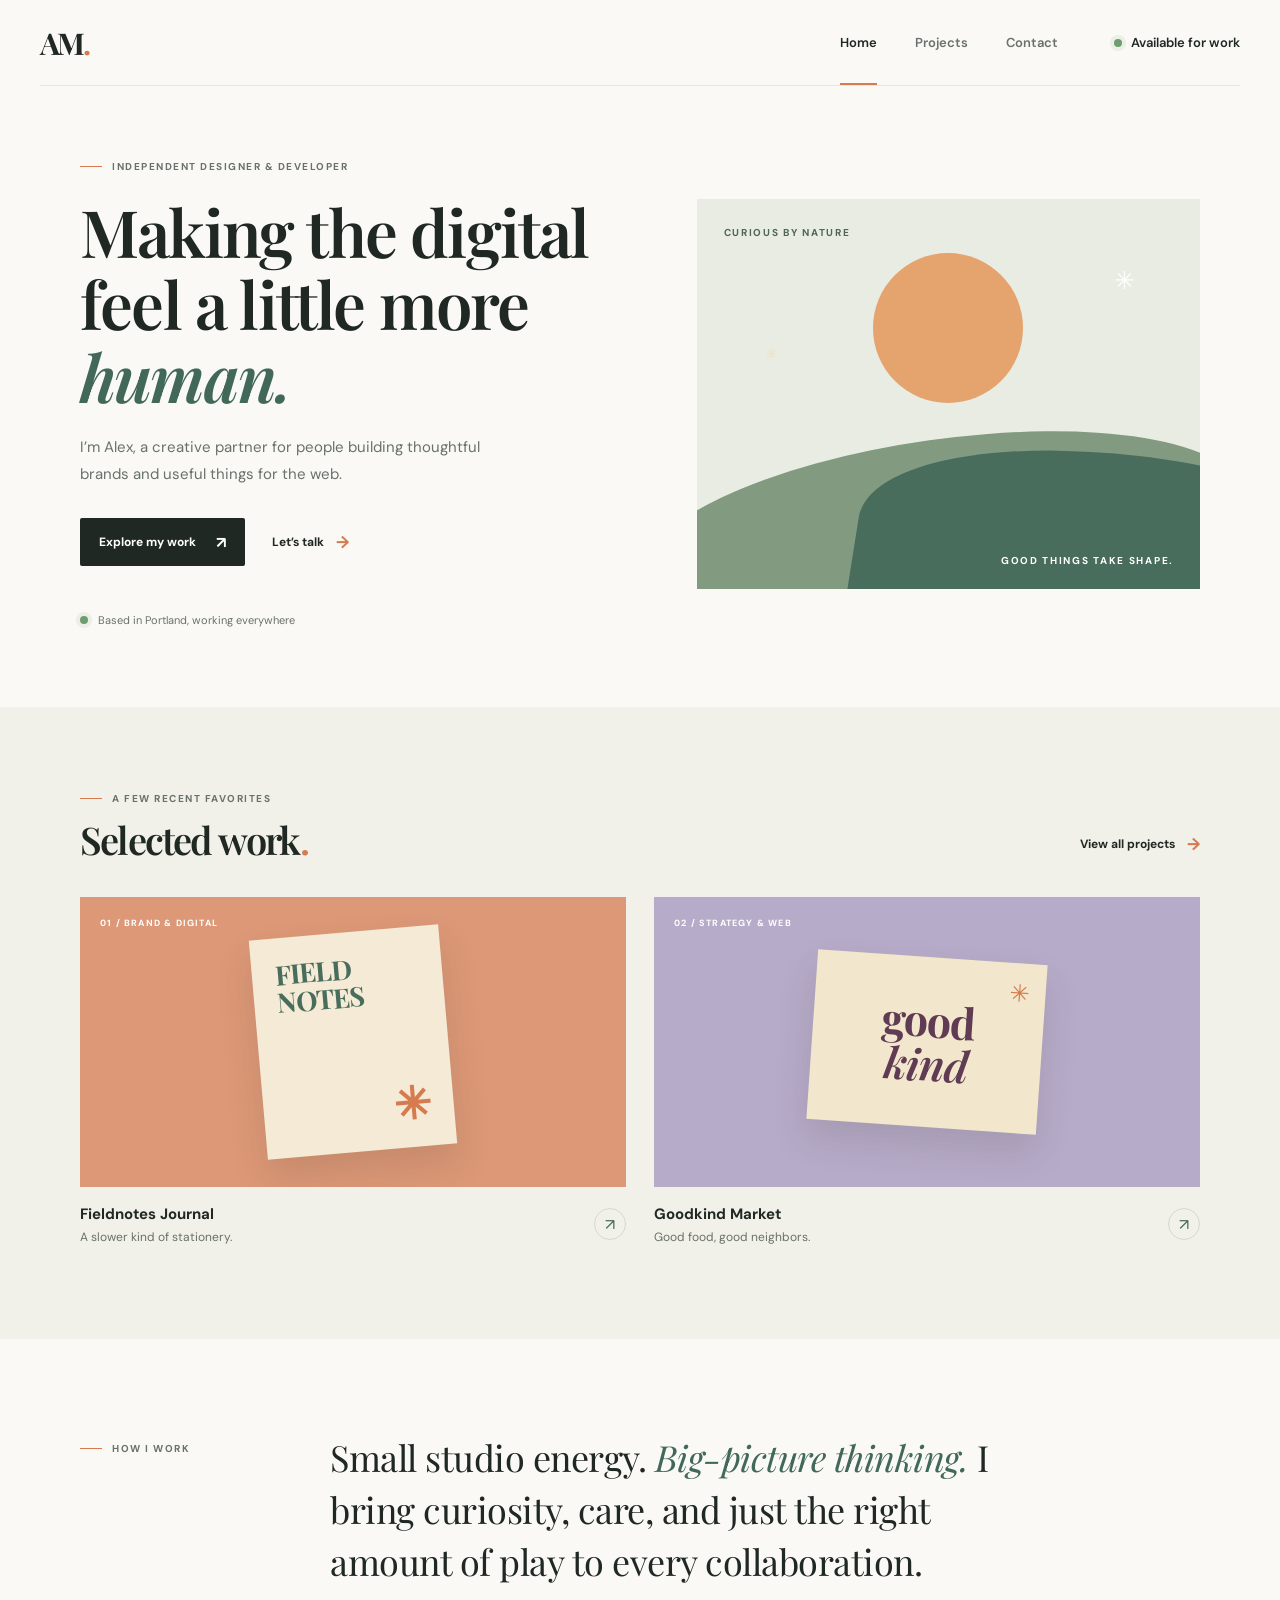
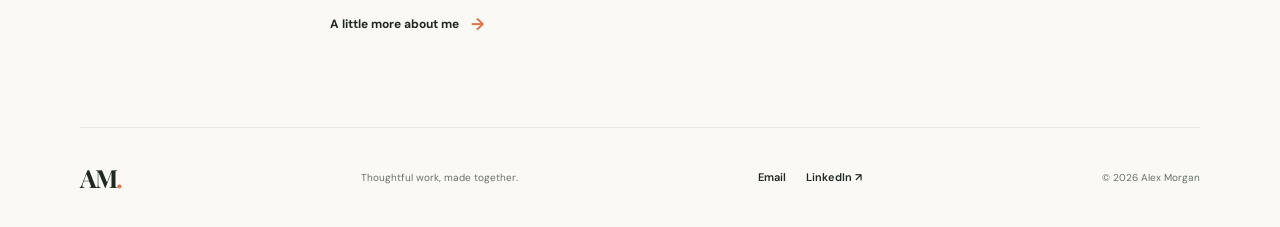
<file: index.html>
<!DOCTYPE html>
<html lang="en">
<head>
  <meta charset="UTF-8">
  <meta name="viewport" content="width=device-width, initial-scale=1.0">
  <meta name="description" content="The portfolio of Alex Morgan, a designer and creative developer.">
  <title>Alex Morgan — Designer & Creative Developer</title>
  <link rel="preconnect" href="https://fonts.googleapis.com">
  <link rel="preconnect" href="https://fonts.gstatic.com" crossorigin>
  <link href="https://fonts.googleapis.com/css2?family=DM+Sans:wght@400;500;600;700&family=Playfair+Display:ital,wght@0,600;0,700;1,600&display=swap" rel="stylesheet">
  <link rel="stylesheet" href="styles.css">
  <script src="script.js" defer></script>
</head>
<body>
  <header class="site-header">
    <a class="wordmark" href="index.html" aria-label="Alex Morgan, home">AM<span>.</span></a>
    <button class="menu-toggle" type="button" aria-expanded="false" aria-controls="site-nav">
      <span class="menu-toggle-label">Menu</span>
      <span class="menu-icon" aria-hidden="true"><span></span><span></span></span>
    </button>
    <nav class="site-nav" id="site-nav" aria-label="Main navigation">
      <a class="active" aria-current="page" href="index.html">Home</a>
      <a href="projects.html">Projects</a>
      <a href="contact.html">Contact</a>
      <a class="nav-availability" href="contact.html"><span class="availability-dot"></span> Available for work</a>
    </nav>
  </header>

  <main>
    <section class="hero page-shell">
      <div class="hero-copy">
        <p class="eyebrow"><span class="eyebrow-line"></span> Independent designer & developer</p>
        <h1>Making the digital<br>feel a little more <em>human.</em></h1>
        <p class="hero-intro">I’m Alex, a creative partner for people building thoughtful brands and useful things for the web.</p>
        <div class="hero-actions">
          <a class="button button-dark" href="projects.html">Explore my work <span aria-hidden="true">↗</span></a>
          <a class="text-link" href="contact.html">Let’s talk <span aria-hidden="true">→</span></a>
        </div>
        <div class="hero-note"><span class="availability-dot"></span> Based in Portland, working everywhere</div>
      </div>
      <div class="hero-art" role="img" aria-label="Abstract illustration of a sun setting over rolling hills">
        <div class="art-sun"></div>
        <div class="art-label art-label-top">Curious by nature</div>
        <div class="art-hill art-hill-back"></div>
        <div class="art-hill art-hill-front"></div>
        <div class="art-spark art-spark-one">✳</div>
        <div class="art-spark art-spark-two">✳</div>
        <div class="art-label art-label-bottom">Good things take shape.</div>
      </div>
    </section>

    <section class="selected-work section-pad">
      <div class="section-heading page-shell">
        <div>
          <p class="eyebrow"><span class="eyebrow-line"></span> A few recent favorites</p>
          <h2>Selected work<span class="accent-dot">.</span></h2>
        </div>
        <a class="text-link" href="projects.html">View all projects <span aria-hidden="true">→</span></a>
      </div>
      <div class="project-grid page-shell">
        <a class="project-card" href="projects.html#fieldnotes">
          <div class="project-image project-image-terracotta">
            <div class="mockup mockup-notes"><span>FIELD<br>NOTES</span><span class="mockup-flower">✳</span></div>
            <span class="image-index">01 / BRAND & DIGITAL</span>
          </div>
          <div class="project-caption"><div><h3>Fieldnotes Journal</h3><p>A slower kind of stationery.</p></div><span class="round-arrow" aria-hidden="true">↗</span></div>
        </a>
        <a class="project-card" href="projects.html#goodkind">
          <div class="project-image project-image-lilac">
            <div class="mockup mockup-goodkind"><span>good<br><i>kind</i></span><span class="mockup-star">✳</span></div>
            <span class="image-index">02 / STRATEGY & WEB</span>
          </div>
          <div class="project-caption"><div><h3>Goodkind Market</h3><p>Good food, good neighbors.</p></div><span class="round-arrow" aria-hidden="true">↗</span></div>
        </a>
      </div>
    </section>

    <section class="about-strip page-shell">
      <p class="eyebrow"><span class="eyebrow-line"></span> How I work</p>
      <p class="about-statement">Small studio energy. <em>Big-picture thinking.</em> I bring curiosity, care, and just the right amount of play to every collaboration.</p>
      <a class="text-link" href="contact.html">A little more about me <span aria-hidden="true">→</span></a>
    </section>
  </main>

  <footer class="site-footer page-shell">
    <a class="wordmark" href="index.html">AM<span>.</span></a>
    <p>Thoughtful work, made together.</p>
    <div class="footer-links"><a href="mailto:hello@example.com">Email</a><a href="https://www.linkedin.com/" target="_blank" rel="noreferrer">LinkedIn ↗</a></div>
    <small>© <span data-year></span> Alex Morgan</small>
  </footer>
</body>
</html>
</file>
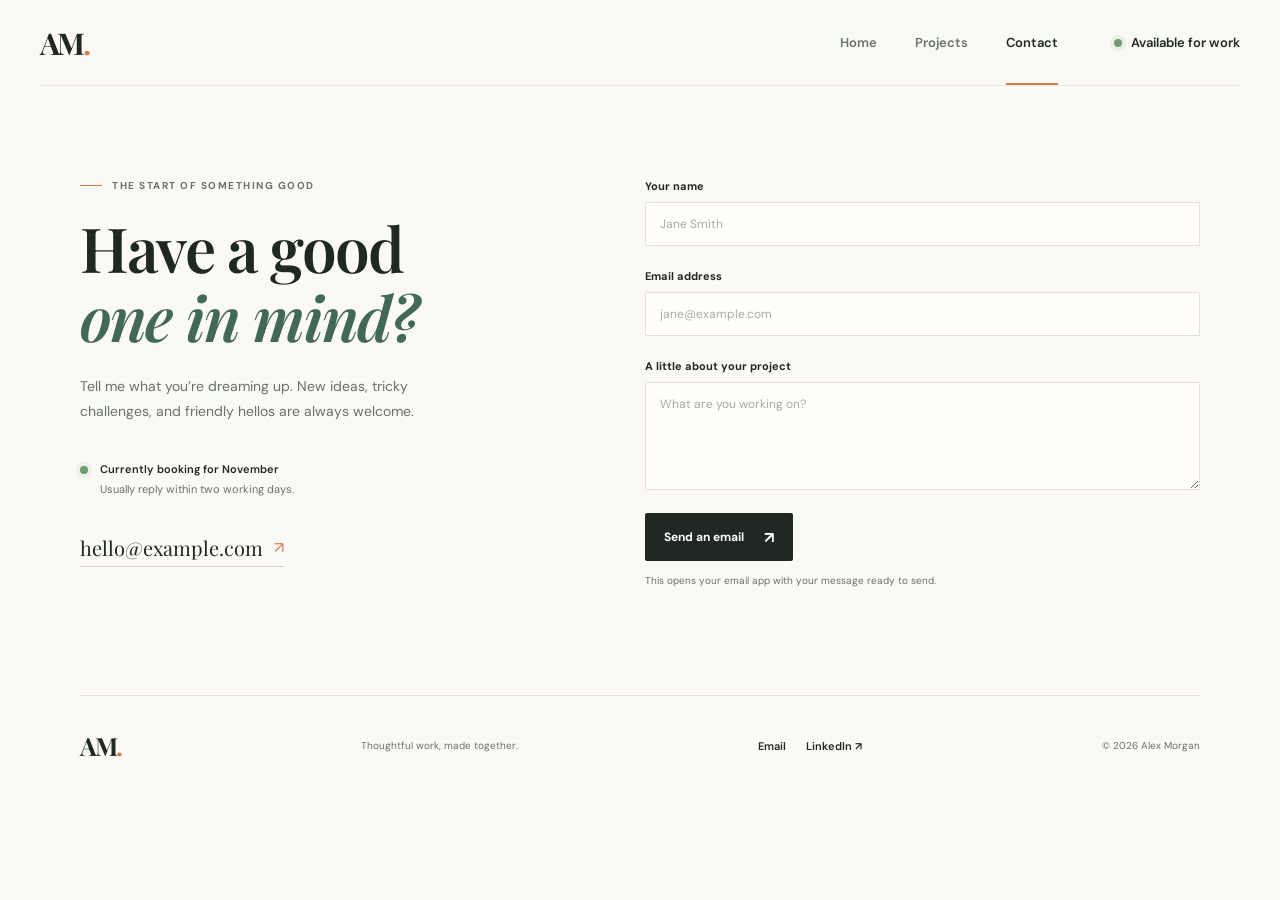
<file: contact.html>
<!DOCTYPE html>
<html lang="en">
<head>
  <meta charset="UTF-8">
  <meta name="viewport" content="width=device-width, initial-scale=1.0">
  <meta name="description" content="Get in touch with Alex Morgan about your next design or web project.">
  <title>Contact — Alex Morgan</title>
  <link rel="preconnect" href="https://fonts.googleapis.com">
  <link rel="preconnect" href="https://fonts.gstatic.com" crossorigin>
  <link href="https://fonts.googleapis.com/css2?family=DM+Sans:wght@400;500;600;700&family=Playfair+Display:ital,wght@0,600;0,700;1,600&display=swap" rel="stylesheet">
  <link rel="stylesheet" href="styles.css">
  <script src="script.js" defer></script>
</head>
<body>
  <header class="site-header">
    <a class="wordmark" href="index.html" aria-label="Alex Morgan, home">AM<span>.</span></a>
    <button class="menu-toggle" type="button" aria-expanded="false" aria-controls="site-nav">
      <span class="menu-toggle-label">Menu</span>
      <span class="menu-icon" aria-hidden="true"><span></span><span></span></span>
    </button>
    <nav class="site-nav" id="site-nav" aria-label="Main navigation">
      <a href="index.html">Home</a>
      <a href="projects.html">Projects</a>
      <a class="active" aria-current="page" href="contact.html">Contact</a>
      <a class="nav-availability" href="contact.html"><span class="availability-dot"></span> Available for work</a>
    </nav>
  </header>

  <main class="contact-main page-shell">
    <section class="contact-intro">
      <p class="eyebrow"><span class="eyebrow-line"></span> The start of something good</p>
      <h1>Have a good<br><em>one in mind?</em></h1>
      <p>Tell me what you’re dreaming up. New ideas, tricky challenges, and friendly hellos are always welcome.</p>
      <div class="contact-note"><span class="availability-dot"></span><div><strong>Currently booking for November</strong><br>Usually reply within two working days.</div></div>
      <a class="contact-email" href="mailto:hello@example.com">hello@example.com <span aria-hidden="true">↗</span></a>
    </section>

    <form class="contact-form" data-contact-form>
      <label for="name">Your name</label>
      <input id="name" name="name" type="text" placeholder="Jane Smith" autocomplete="name" required>
      <label for="email">Email address</label>
      <input id="email" name="email" type="email" placeholder="jane@example.com" autocomplete="email" required>
      <label for="message">A little about your project</label>
      <textarea id="message" name="message" rows="5" placeholder="What are you working on?" required></textarea>
      <button class="button button-dark" type="submit">Send an email <span aria-hidden="true">↗</span></button>
      <p class="form-note" data-form-note aria-live="polite">This opens your email app with your message ready to send.</p>
    </form>
  </main>

  <footer class="site-footer page-shell">
    <a class="wordmark" href="index.html">AM<span>.</span></a>
    <p>Thoughtful work, made together.</p>
    <div class="footer-links"><a href="mailto:hello@example.com">Email</a><a href="https://www.linkedin.com/" target="_blank" rel="noreferrer">LinkedIn ↗</a></div>
    <small>© <span data-year></span> Alex Morgan</small>
  </footer>
</body>
</html>
</file>
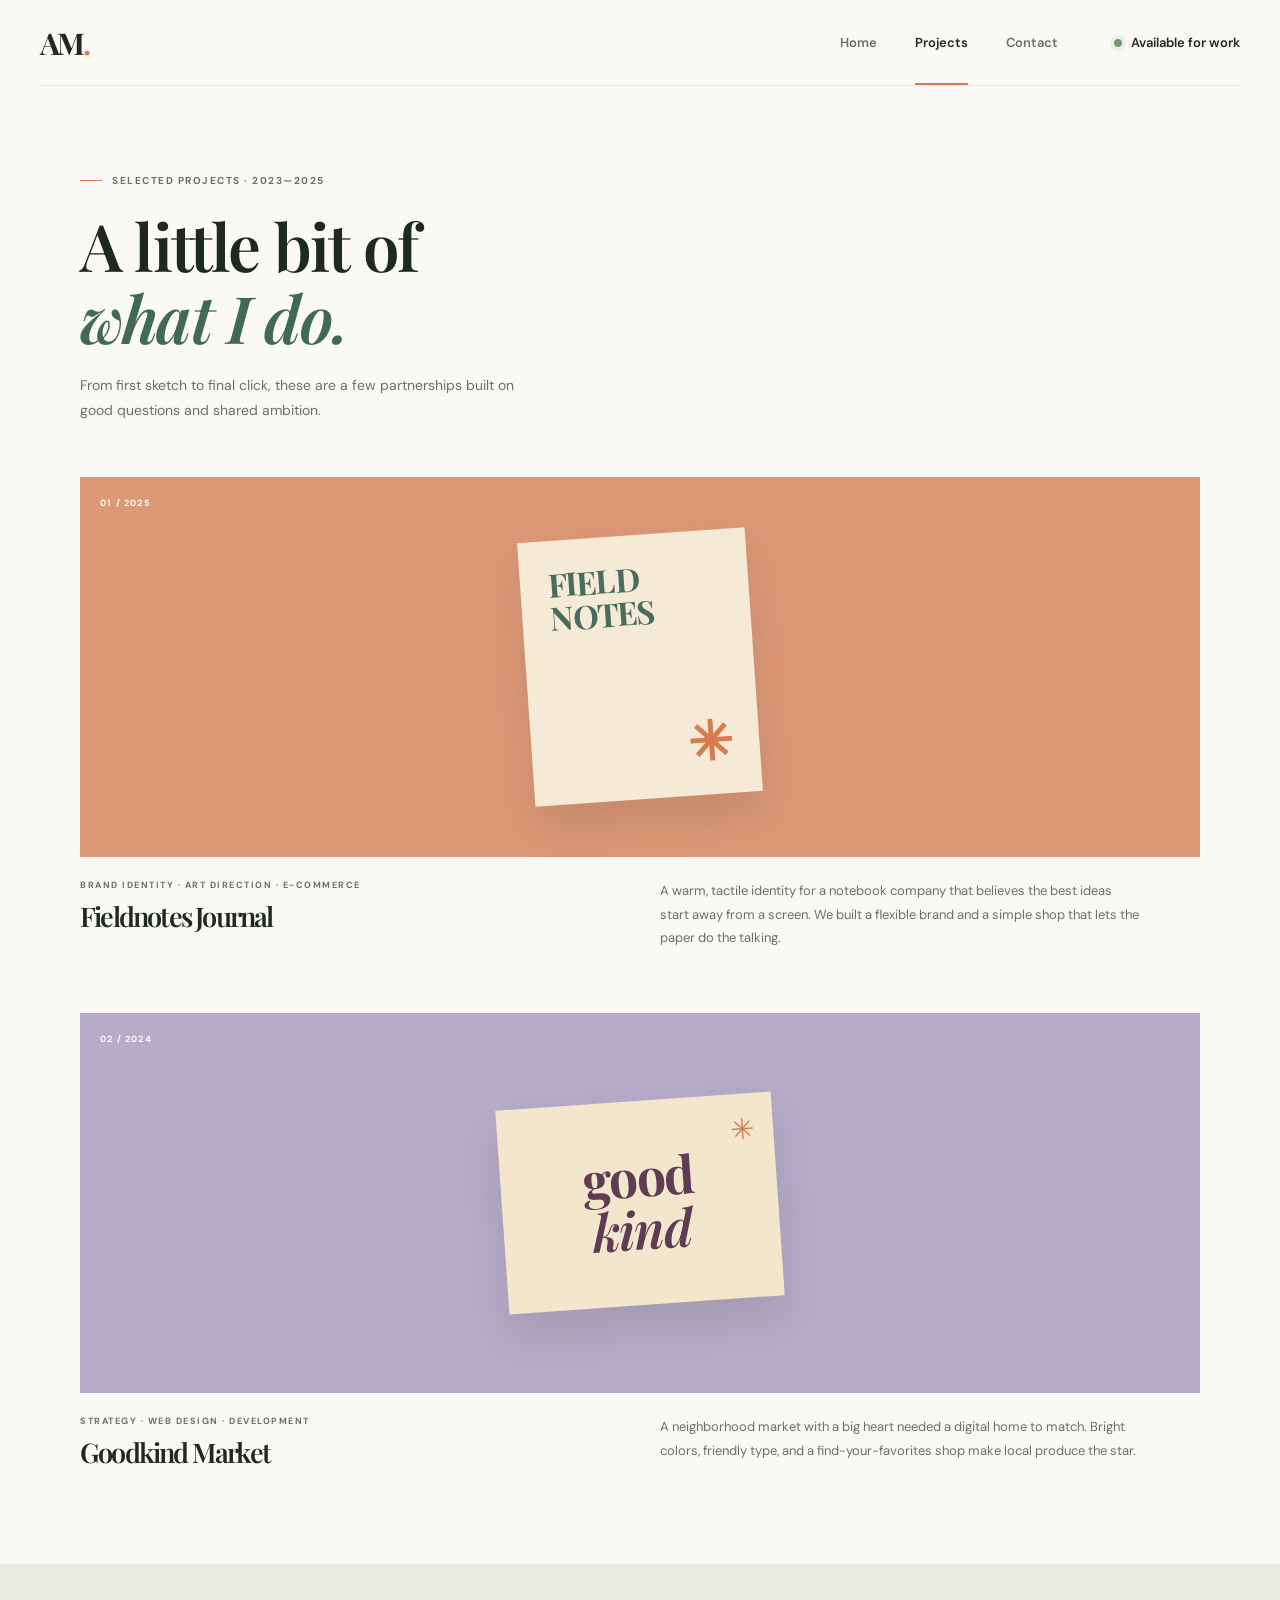
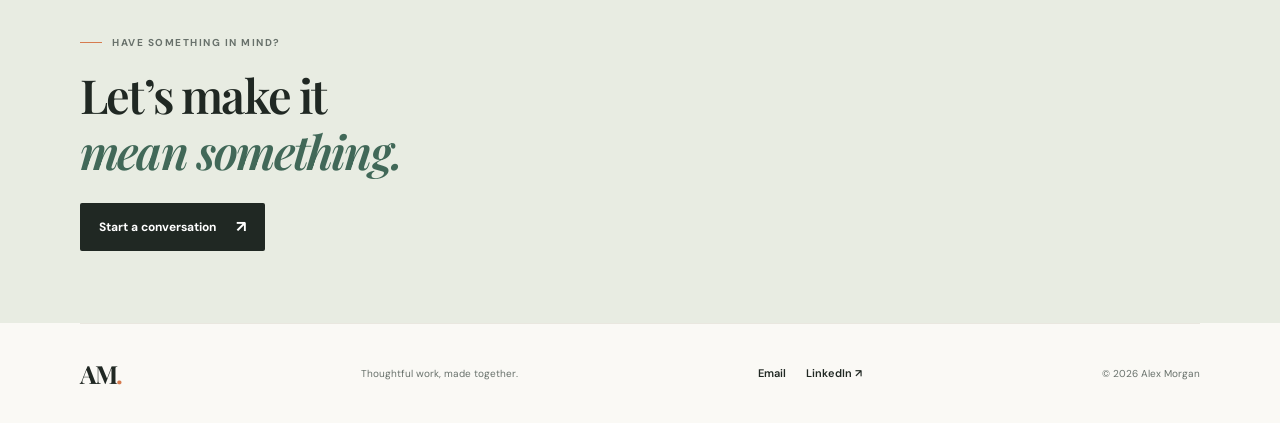
<file: projects.html>
<!DOCTYPE html>
<html lang="en">
<head>
  <meta charset="UTF-8">
  <meta name="viewport" content="width=device-width, initial-scale=1.0">
  <meta name="description" content="A selection of branding, design, and web projects by Alex Morgan.">
  <title>Projects — Alex Morgan</title>
  <link rel="preconnect" href="https://fonts.googleapis.com">
  <link rel="preconnect" href="https://fonts.gstatic.com" crossorigin>
  <link href="https://fonts.googleapis.com/css2?family=DM+Sans:wght@400;500;600;700&family=Playfair+Display:ital,wght@0,600;0,700;1,600&display=swap" rel="stylesheet">
  <link rel="stylesheet" href="styles.css">
  <script src="script.js" defer></script>
</head>
<body>
  <header class="site-header">
    <a class="wordmark" href="index.html" aria-label="Alex Morgan, home">AM<span>.</span></a>
    <button class="menu-toggle" type="button" aria-expanded="false" aria-controls="site-nav">
      <span class="menu-toggle-label">Menu</span>
      <span class="menu-icon" aria-hidden="true"><span></span><span></span></span>
    </button>
    <nav class="site-nav" id="site-nav" aria-label="Main navigation">
      <a href="index.html">Home</a>
      <a class="active" aria-current="page" href="projects.html">Projects</a>
      <a href="contact.html">Contact</a>
      <a class="nav-availability" href="contact.html"><span class="availability-dot"></span> Available for work</a>
    </nav>
  </header>

  <main>
    <section class="page-intro page-shell">
      <p class="eyebrow"><span class="eyebrow-line"></span> Selected projects · 2023—2025</p>
      <h1>A little bit of<br><em>what I do.</em></h1>
      <p>From first sketch to final click, these are a few partnerships built on good questions and shared ambition.</p>
    </section>

    <section class="project-list page-shell" aria-label="Project details">
      <article class="project-entry" id="fieldnotes">
        <div class="project-image project-image-terracotta project-image-wide">
          <div class="mockup mockup-notes mockup-large"><span>FIELD<br>NOTES</span><span class="mockup-flower">✳</span></div>
          <span class="image-index">01 / 2025</span>
        </div>
        <div class="entry-details">
          <div><p class="eyebrow">Brand identity · Art direction · E-commerce</p><h2>Fieldnotes Journal</h2></div>
          <p>A warm, tactile identity for a notebook company that believes the best ideas start away from a screen. We built a flexible brand and a simple shop that lets the paper do the talking.</p>
        </div>
      </article>
      <article class="project-entry" id="goodkind">
        <div class="project-image project-image-lilac project-image-wide">
          <div class="mockup mockup-goodkind mockup-large"><span>good<br><i>kind</i></span><span class="mockup-star">✳</span></div>
          <span class="image-index">02 / 2024</span>
        </div>
        <div class="entry-details">
          <div><p class="eyebrow">Strategy · Web design · Development</p><h2>Goodkind Market</h2></div>
          <p>A neighborhood market with a big heart needed a digital home to match. Bright colors, friendly type, and a find-your-favorites shop make local produce the star.</p>
        </div>
      </article>
    </section>

    <section class="closing-cta">
      <div class="page-shell closing-inner">
        <p class="eyebrow"><span class="eyebrow-line"></span> Have something in mind?</p>
        <h2>Let’s make it<br><em>mean something.</em></h2>
        <a class="button button-dark" href="contact.html">Start a conversation <span aria-hidden="true">↗</span></a>
      </div>
    </section>
  </main>

  <footer class="site-footer page-shell">
    <a class="wordmark" href="index.html">AM<span>.</span></a>
    <p>Thoughtful work, made together.</p>
    <div class="footer-links"><a href="mailto:hello@example.com">Email</a><a href="https://www.linkedin.com/" target="_blank" rel="noreferrer">LinkedIn ↗</a></div>
    <small>© <span data-year></span> Alex Morgan</small>
  </footer>
</body>
</html>
</file>
<file: styles.css>
:root {
  color-scheme: light;
  --ink: #202823;
  --muted: #68716b;
  --paper: #faf9f5;
  --line: #e9e7df;
  --green: #416858;
  --orange: #d67b4f;
  --serif: "Playfair Display", Georgia, serif;
  --sans: "DM Sans", Arial, sans-serif;
}

* { box-sizing: border-box; }
html { scroll-behavior: smooth; }
body { margin: 0; background: var(--paper); color: var(--ink); font-family: var(--sans); -webkit-font-smoothing: antialiased; }
a { color: inherit; text-decoration: none; }
button, input, textarea { font: inherit; }
.page-shell { width: min(1120px, calc(100% - 80px)); margin-inline: auto; }

.site-header { height: 86px; width: min(1280px, calc(100% - 80px)); margin-inline: auto; display: flex; align-items: center; justify-content: space-between; border-bottom: 1px solid var(--line); }
.wordmark { font-family: var(--serif); font-weight: 700; font-size: 30px; letter-spacing: -2px; }
.wordmark span, .accent-dot { color: var(--orange); }
.site-nav { display: flex; align-items: center; gap: 38px; font-size: 13px; font-weight: 600; }
.site-nav > a:not(.nav-availability) { color: var(--muted); transition: color .2s; }
.site-nav > a:not(.nav-availability):hover, .site-nav > a.active { color: var(--ink); }
.site-nav .active { position: relative; }
.site-nav .active::after { position: absolute; content: ""; left: 0; right: 0; bottom: -34px; height: 2px; background: var(--orange); }
.nav-availability { display: flex; align-items: center; gap: 9px; margin-left: 18px; }
.availability-dot { display: inline-block; flex: 0 0 8px; width: 8px; height: 8px; border-radius: 50%; background: #6d9d70; box-shadow: 0 0 0 4px #6d9d701c; }
.menu-toggle { display: none; }

.hero { min-height: 570px; padding-block: 74px 80px; display: grid; grid-template-columns: 1.05fr .95fr; gap: 60px; align-items: center; }
.eyebrow { display: flex; align-items: center; gap: 10px; margin: 0 0 22px; color: var(--muted); text-transform: uppercase; letter-spacing: 1.5px; font-size: 10px; font-weight: 700; }
.eyebrow-line { width: 22px; height: 1px; background: var(--orange); }
h1, h2, h3, p { margin-top: 0; }
h1, h2 { font-family: var(--serif); font-weight: 600; letter-spacing: -1.8px; }
h1 { max-width: 600px; margin-bottom: 22px; font-size: clamp(46px, 5.1vw, 68px); line-height: 1.11; }
h1 em, h2 em { color: var(--green); font-weight: 600; }
.hero-intro { max-width: 400px; margin-bottom: 30px; color: var(--muted); font-size: 15px; line-height: 1.8; }
.hero-actions { display: flex; align-items: center; gap: 27px; }
.button { display: inline-flex; align-items: center; justify-content: center; gap: 20px; min-height: 48px; padding: 0 19px; border: 0; border-radius: 2px; font-size: 12px; font-weight: 700; cursor: pointer; transition: transform .2s, background .2s; }
.button:hover { transform: translateY(-2px); }
.button-dark { background: var(--ink); color: white; }
.button-dark:hover { background: var(--green); }
.button span { font-size: 16px; }
.text-link { display: inline-flex; gap: 12px; align-items: center; font-size: 12px; font-weight: 700; }
.text-link span { color: var(--orange); font-size: 17px; transition: transform .2s; }
.text-link:hover span { transform: translateX(4px); }
.hero-note { display: flex; align-items: center; gap: 10px; margin-top: 47px; color: var(--muted); font-size: 11px; }

.hero-art { position: relative; height: 390px; overflow: hidden; background: #e8ece2; }
.art-sun { position: absolute; top: 54px; left: 50%; width: 150px; height: 150px; transform: translateX(-50%); border-radius: 50%; background: #e5a36e; }
.art-hill { position: absolute; left: -10%; width: 120%; border-radius: 50% 50% 0 0 / 35% 35% 0 0; }
.art-hill-back { bottom: -120px; height: 270px; transform: rotate(-8deg); background: #829b80; }
.art-hill-front { bottom: -170px; left: 30%; height: 300px; transform: rotate(9deg); background: #496d5c; }
.art-label { position: absolute; z-index: 2; font-size: 10px; text-transform: uppercase; letter-spacing: 1.7px; font-weight: 700; }
.art-label-top { top: 27px; left: 27px; color: #4f6557; }
.art-label-bottom { right: 26px; bottom: 22px; color: white; }
.art-spark { position: absolute; z-index: 2; color: white; }
.art-spark-one { top: 65px; right: 65px; font-size: 25px; }
.art-spark-two { top: 145px; left: 68px; color: #f7dfbd; font-size: 15px; }

.section-pad { padding-block: 85px 94px; background: #f1f0e9; }
.section-heading { display: flex; justify-content: space-between; align-items: end; margin-bottom: 34px; }
.section-heading .eyebrow { margin-bottom: 12px; }
h2 { margin-bottom: 0; font-size: 38px; line-height: 1.2; }
.section-heading > .text-link { margin-bottom: 8px; }
.project-grid { display: grid; grid-template-columns: repeat(2, 1fr); gap: 28px; }
.project-card { display: block; }
.project-image { position: relative; display: grid; min-height: 290px; place-items: center; overflow: hidden; }
.project-image-terracotta { background: #dc9877; }
.project-image-lilac { background: #b6abc9; }
.image-index { position: absolute; top: 20px; left: 20px; color: #fff; font-size: 9px; font-weight: 700; letter-spacing: 1.2px; }
.mockup { position: relative; width: 190px; height: 220px; display: flex; flex-direction: column; justify-content: space-between; padding: 23px; background: #f5ead5; color: #496d5c; box-shadow: 0 18px 35px #473a3226; transform: rotate(-5deg); font-family: var(--serif); font-weight: 700; font-size: 27px; line-height: 1.02; letter-spacing: -1px; transition: transform .3s; }
.project-card:hover .mockup { transform: rotate(0) translateY(-5px); }
.mockup-flower { align-self: end; color: #d67b4f; font-size: 45px; }
.mockup-goodkind { width: 230px; height: 170px; justify-content: center; align-items: center; color: #603c54; background: #f2e7cc; font-size: 43px; text-align: center; transform: rotate(4deg); }
.mockup-goodkind i { font-weight: 600; }
.mockup-star { position: absolute; right: 17px; top: 14px; color: #d67b4f; font: 24px var(--sans); }
.project-caption { display: flex; justify-content: space-between; align-items: center; padding-top: 17px; }
.project-caption h3 { margin-bottom: 5px; font-size: 15px; }
.project-caption p { margin-bottom: 0; color: var(--muted); font-size: 12px; }
.round-arrow { display: grid; width: 32px; height: 32px; place-items: center; border: 1px solid #d9d8d0; border-radius: 50%; color: var(--green); transition: background .2s, color .2s; }
.project-card:hover .round-arrow { color: white; background: var(--green); }

.about-strip { display: grid; grid-template-columns: 190px 1fr; gap: 0 60px; padding-block: 92px; align-items: start; }
.about-strip .eyebrow { padding-top: 11px; }
.about-statement { max-width: 700px; margin-bottom: 25px; font-family: var(--serif); font-size: clamp(25px, 3vw, 36px); line-height: 1.45; letter-spacing: -.5px; }
.about-statement em { color: var(--green); }
.about-strip > .text-link { grid-column: 2; }

.site-footer { min-height: 100px; border-top: 1px solid var(--line); display: flex; align-items: center; justify-content: space-between; gap: 24px; }
.site-footer .wordmark { font-size: 25px; }
.site-footer p, .site-footer small { margin: 0; color: var(--muted); font-size: 10px; }
.footer-links { display: flex; gap: 20px; font-size: 11px; font-weight: 600; }
.footer-links a:hover { color: var(--green); }

.page-intro { padding-block: 88px 54px; }
.page-intro h1 { margin-bottom: 19px; }
.page-intro > p:last-child { max-width: 470px; margin-bottom: 0; color: var(--muted); font-size: 14px; line-height: 1.8; }
.project-list { padding-bottom: 95px; }
.project-entry + .project-entry { margin-top: 64px; }
.project-image-wide { min-height: 380px; }
.mockup-large { transform: rotate(-4deg) scale(1.2); }
.project-entry:hover .mockup-large { transform: rotate(0) scale(1.2); }
.entry-details { display: grid; grid-template-columns: 1fr 1fr; gap: 40px; padding-top: 22px; align-items: start; }
.entry-details .eyebrow { margin-bottom: 9px; font-size: 9px; }
.entry-details h2 { font-size: 27px; }
.entry-details > p { max-width: 480px; margin-bottom: 0; color: var(--muted); font-size: 13px; line-height: 1.8; }
.closing-cta { padding-block: 72px; background: #e8ece2; }
.closing-inner .eyebrow { margin-bottom: 18px; }
.closing-inner h2 { margin-bottom: 23px; font-size: 47px; }

.contact-main { display: grid; grid-template-columns: .9fr 1.1fr; gap: 110px; padding-block: 93px 108px; }
.contact-intro h1 { font-size: clamp(46px, 5vw, 62px); }
.contact-intro > p:not(.eyebrow) { max-width: 390px; color: var(--muted); font-size: 14px; line-height: 1.8; }
.contact-note { display: flex; align-items: flex-start; gap: 12px; margin-top: 36px; color: var(--muted); font-size: 11px; line-height: 1.8; }
.contact-note .availability-dot { margin-top: 6px; }
.contact-note strong { color: var(--ink); font-weight: 600; }
.contact-email { display: inline-flex; gap: 11px; align-items: center; margin-top: 34px; padding-bottom: 5px; border-bottom: 1px solid #d2d0c7; font-family: var(--serif); font-size: 20px; }
.contact-email span { color: var(--orange); font: 16px var(--sans); }
.contact-form { display: flex; flex-direction: column; }
.contact-form label { margin-bottom: 9px; font-size: 11px; font-weight: 700; }
.contact-form input, .contact-form textarea { width: 100%; margin-bottom: 23px; padding: 13px 14px; border: 1px solid #e2e0d8; border-radius: 1px; outline: none; background: #fffefa; color: var(--ink); font-size: 12px; resize: vertical; transition: border-color .2s; }
.contact-form input:focus, .contact-form textarea:focus { border-color: var(--green); }
.contact-form input::placeholder, .contact-form textarea::placeholder { color: #a6aaa3; }
.contact-form .button { align-self: flex-start; }
.form-note { margin: 13px 0 0; color: var(--muted); font-size: 10px; }

@media (max-width: 760px) {
  .page-shell, .site-header { width: min(100% - 40px, 560px); }
  .site-header { height: 72px; }
  .menu-toggle { display: flex; align-items: center; gap: 10px; padding: 10px 0 10px 10px; border: 0; background: transparent; color: var(--ink); font-size: 12px; font-weight: 600; cursor: pointer; }
  .menu-icon { display: grid; gap: 4px; }
  .menu-icon span { width: 17px; height: 1px; background: var(--ink); transition: transform .2s; }
  .menu-toggle[aria-expanded="true"] .menu-icon span:first-child { transform: translateY(2.5px) rotate(45deg); }
  .menu-toggle[aria-expanded="true"] .menu-icon span:last-child { transform: translateY(-2.5px) rotate(-45deg); }
  .site-nav { position: absolute; z-index: 5; top: 71px; left: 0; right: 0; display: none; padding: 20px; border-bottom: 1px solid var(--line); background: var(--paper); }
  .site-nav.is-open { display: flex; flex-direction: column; align-items: flex-start; gap: 23px; }
  .site-nav .active::after { display: none; }
  .site-nav .nav-availability { margin: 0; }
  .hero { min-height: 0; padding-block: 55px 65px; grid-template-columns: 1fr; gap: 40px; }
  h1 { font-size: clamp(43px, 10vw, 60px); }
  .hero-art { height: 330px; }
  .section-pad { padding-block: 65px; }
  .section-heading { align-items: flex-start; gap: 16px; }
  .section-heading h2 { font-size: 32px; }
  .section-heading > .text-link { margin-top: 28px; white-space: nowrap; font-size: 10px; }
  .project-grid { gap: 18px; }
  .project-image { min-height: 225px; }
  .mockup { width: 150px; height: 175px; padding: 18px; font-size: 22px; }
  .mockup-goodkind { width: 175px; height: 135px; font-size: 35px; }
  .mockup-flower { font-size: 35px; }
  .image-index { top: 13px; left: 13px; font-size: 7px; }
  .about-strip { grid-template-columns: 1fr; gap: 0; padding-block: 65px; }
  .about-strip .eyebrow { padding: 0; }
  .about-strip > .text-link { grid-column: 1; }
  .site-footer { min-height: 130px; flex-wrap: wrap; justify-content: space-between; padding-block: 20px; }
  .site-footer > p { order: 3; width: 100%; }
  .page-intro { padding-block: 62px 40px; }
  .project-image-wide { min-height: 290px; }
  .entry-details { grid-template-columns: 1fr; gap: 13px; }
  .project-entry + .project-entry { margin-top: 48px; }
  .project-list { padding-bottom: 65px; }
  .closing-inner h2 { font-size: 40px; }
  .contact-main { grid-template-columns: 1fr; gap: 52px; padding-block: 62px 70px; }
}

@media (max-width: 480px) {
  .project-grid { grid-template-columns: 1fr; gap: 30px; }
  .project-image { min-height: 260px; }
  .section-heading { display: block; }
  .section-heading > .text-link { margin-top: 14px; }
  .hero-actions { gap: 18px; }
  .button { gap: 12px; padding-inline: 15px; }
  .project-image-wide { min-height: 240px; }
  .mockup-large { transform: rotate(-4deg) scale(1); }
  .project-entry:hover .mockup-large { transform: rotate(0) scale(1); }
  .site-footer small { font-size: 9px; }
}

@media (prefers-reduced-motion: reduce) {
  *, *::before, *::after { scroll-behavior: auto !important; transition-duration: .01ms !important; }
}
</file>
